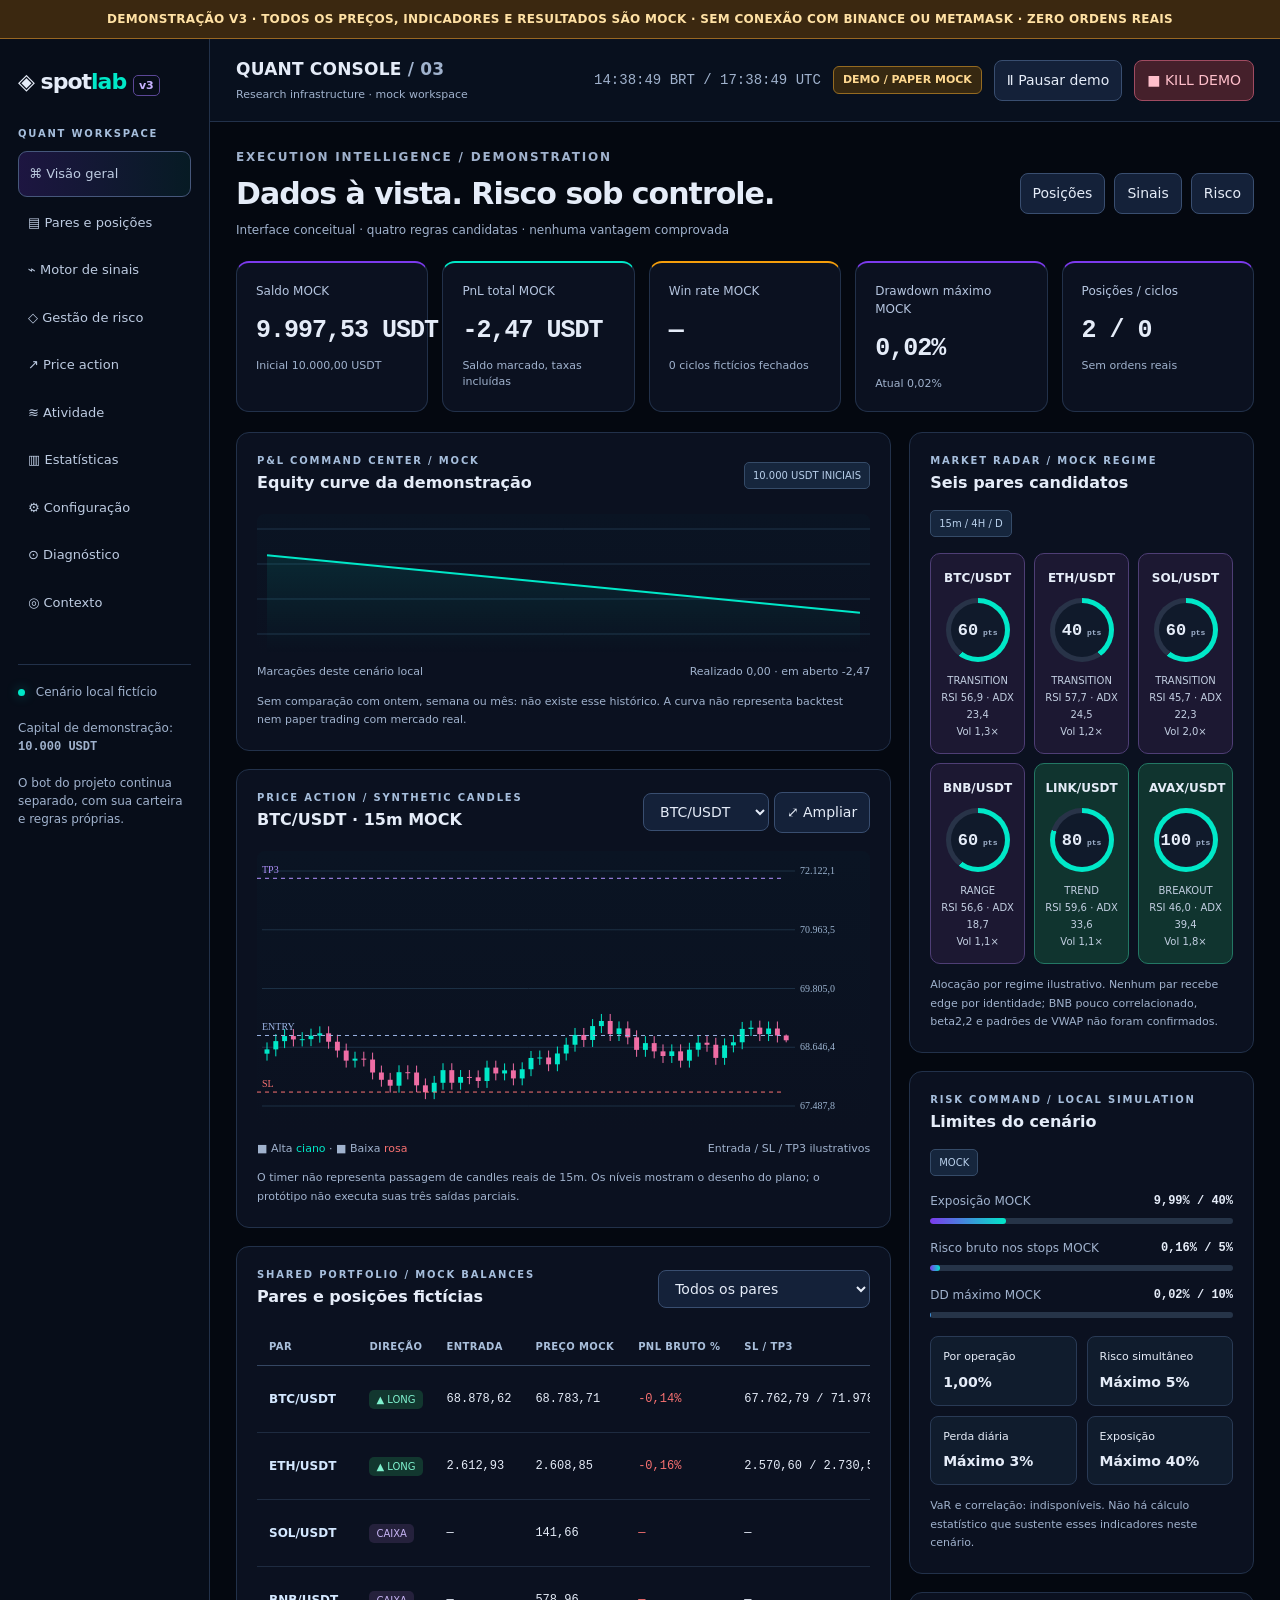
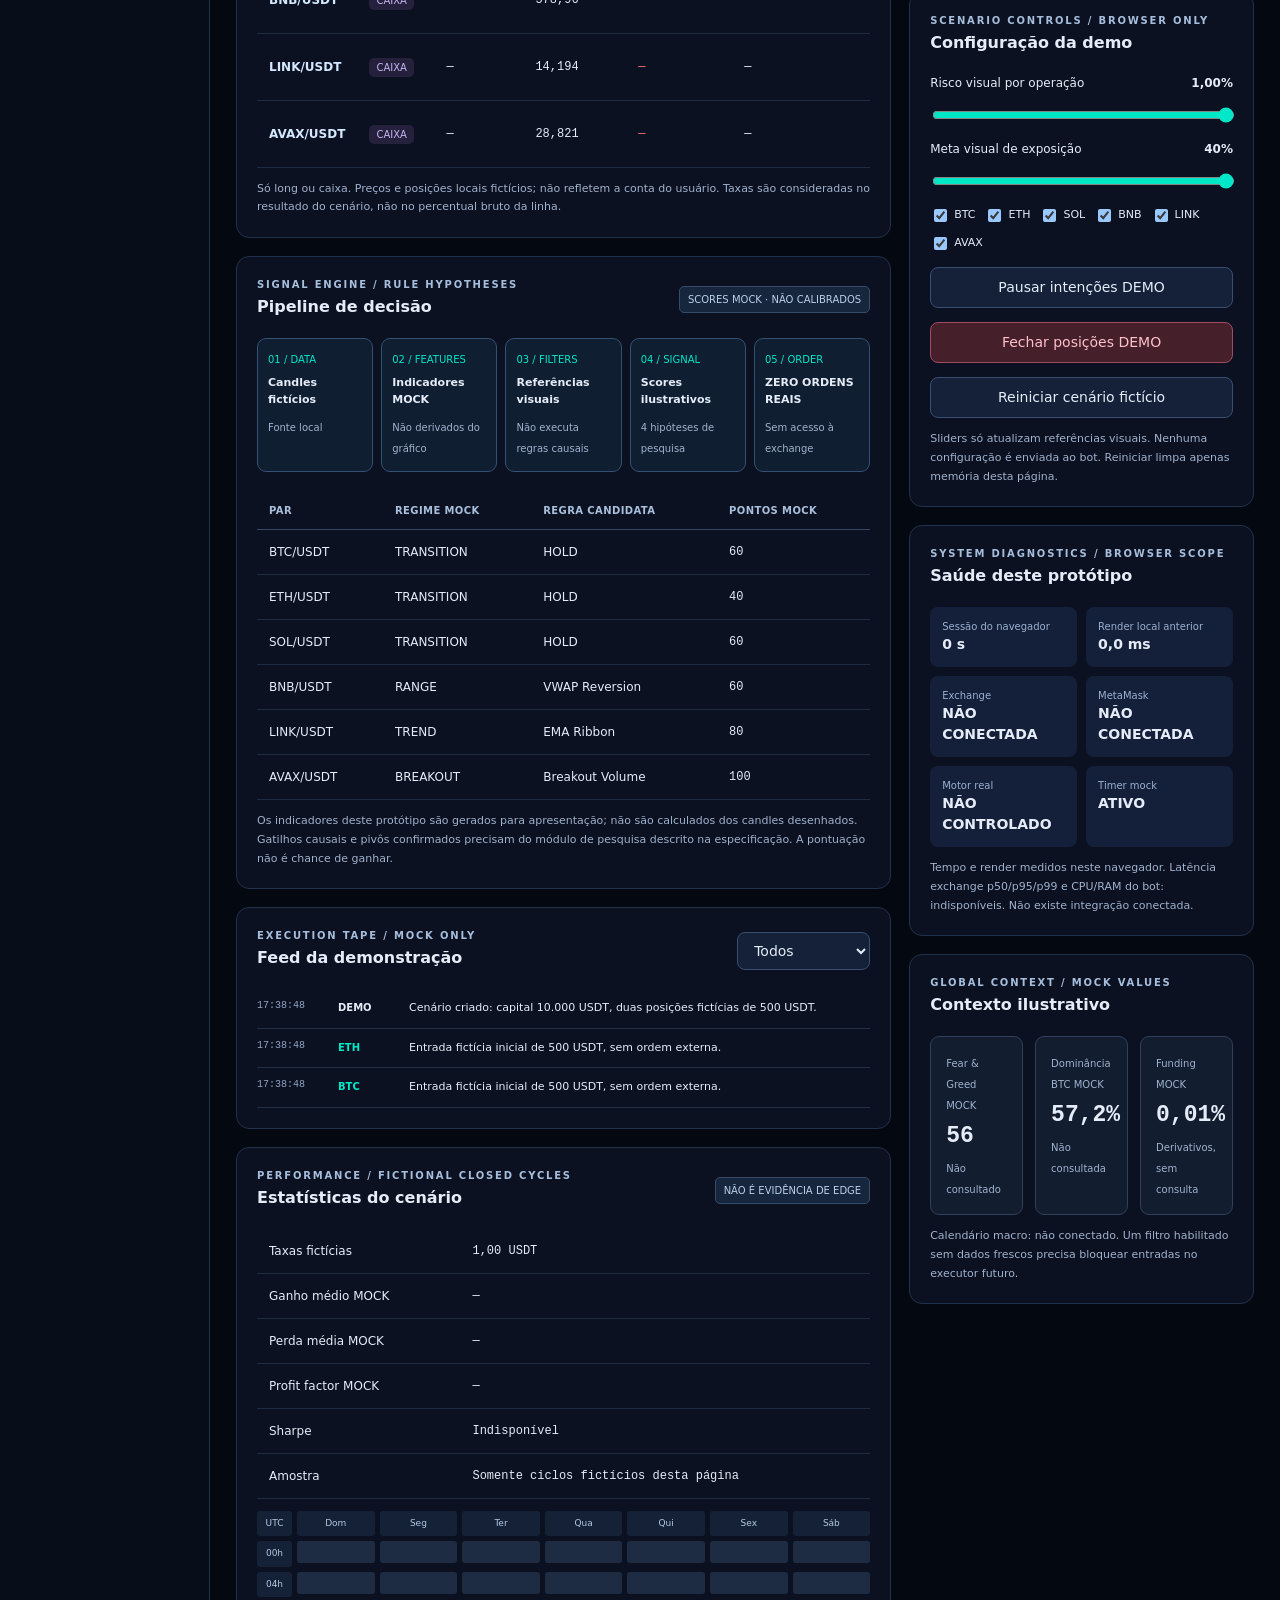
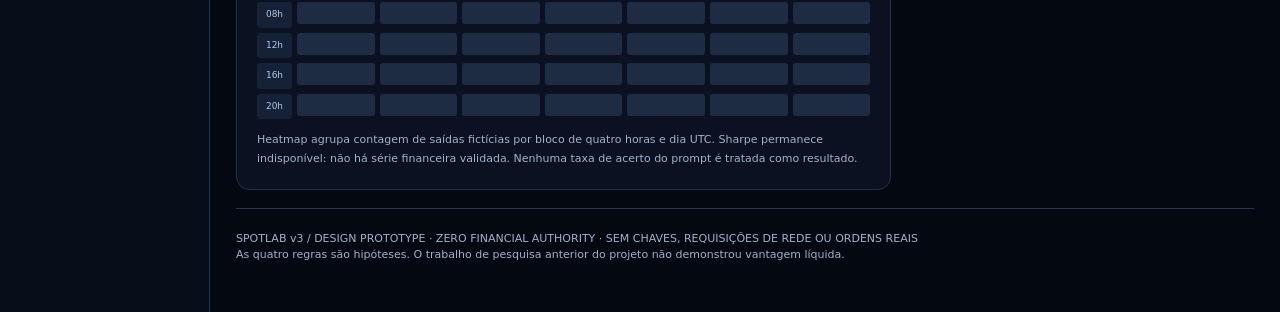
<file: exports/spotlab-v3-demo.html>
<!doctype html>
<html lang="pt-BR"><head><meta charset="utf-8"><meta name="viewport" content="width=device-width,initial-scale=1"><meta name="color-scheme" content="dark"><title>SpotLab / Quant Console v3 — DEMO</title>
<style>
:root{--bg:#040810;--card:#0b1120;--line:#22314a;--muted:#a0b2cd;--text:#e5ecf8;--cyan:#00e8c8;--purple:#7c3aed;--amber:#f59e0b;--green:#10b981;--red:#f87171}*{box-sizing:border-box}body{margin:0;background:var(--bg);color:var(--text);font:14px Inter,"Segoe UI",system-ui,sans-serif;line-height:1.5}button,input,select{font:inherit}button,select,input{color:var(--text);background:#142139;border:1px solid #394e70;border-radius:8px;padding:9px 12px}button{cursor:pointer;min-height:40px}button:hover{border-color:var(--cyan);background:#1a3043}button:focus-visible,select:focus-visible,input:focus-visible,summary:focus-visible{outline:2px solid var(--cyan);outline-offset:3px}button:disabled{opacity:.5;cursor:not-allowed}.warning{background:#3b2810;color:#ffe1a4;border-bottom:1px solid #986723;padding:10px 24px;font-size:12px;text-align:center;font-weight:650;letter-spacing:.3px}.shell{display:grid;grid-template-columns:210px minmax(0,1fr);min-height:100vh}.sidebar{border-right:1px solid var(--line);padding:26px 18px;background:#070d19}.brand{font-size:22px;font-weight:750;letter-spacing:-1px;margin-bottom:28px}.brand em{font-style:normal;color:var(--cyan)}.brand span{font-size:11px;border:1px solid #5b4796;border-radius:5px;padding:3px 5px;letter-spacing:0;color:#c8b4ff}.nav-label,.eyebrow{text-transform:uppercase;font-size:10px;font-weight:650;letter-spacing:1.8px;color:#a6bedc}.sidebar a{display:block;color:#bdcbe1;padding:12px 10px;border-radius:9px;text-decoration:none;margin:4px 0;font-size:13px}.sidebar a:hover{background:#16253c;color:var(--cyan)}.sidebar a:first-of-type{background:linear-gradient(90deg,#7c3aed30,#00e8c810);border:1px solid #46577b}.side-note{margin-top:40px;border-top:1px solid var(--line);padding-top:18px;font-size:12px;color:var(--muted)}main{min-width:0}header{display:flex;gap:14px;align-items:center;justify-content:space-between;flex-wrap:wrap;padding:18px 26px;background:#08101e;border-bottom:1px solid var(--line)}header h1{margin:0;font-size:17px;font-weight:650;letter-spacing:.2px}header small{display:block;font-size:11px;color:var(--muted);margin-top:4px}.header-right{display:flex;gap:12px;align-items:center;flex-wrap:wrap}.mono,strong.metric,td.num{font-family:"JetBrains Mono","Fira Code",Consolas,monospace;font-variant-numeric:tabular-nums}.badge{font-size:11px;font-weight:650;padding:5px 9px;border:1px solid #956b21;color:#ffd991;background:#362811;border-radius:6px}.live-dot{display:inline-block;width:7px;height:7px;border-radius:50%;background:var(--cyan);margin-right:7px;box-shadow:0 0 12px #00e8c866}.danger{background:#45202b;border-color:#a04b61;color:#ffbfcb}.good{color:var(--cyan)}.bad{color:var(--red)}.muted{color:var(--muted)}.content{padding:26px;max-width:1900px;margin:auto}.title-row{display:flex;align-items:center;justify-content:space-between;gap:15px;flex-wrap:wrap;margin:0 0 22px}.title-row h2{margin:5px 0;font-size:30px;letter-spacing:-1px}.title-row p{color:var(--muted);margin:0;font-size:12px}.toolbar{display:flex;gap:9px;flex-wrap:wrap}.metrics{display:grid;grid-template-columns:repeat(5,minmax(0,1fr));gap:14px;margin-bottom:20px}.card,.panel{border:1px solid var(--line);background:var(--card);border-radius:13px;min-width:0}.card{padding:19px;border-top:2px solid var(--purple)}.card:nth-child(2){border-top-color:var(--cyan)}.card:nth-child(3){border-top-color:var(--amber)}.card p{font-size:12px;color:#b5c5df;margin:0 0 12px}.metric{display:block;font-size:25px;font-weight:650;letter-spacing:-1px;white-space:nowrap}.card small{display:block;color:var(--muted);font-size:11px;margin-top:8px}.grid{display:grid;grid-template-columns:minmax(0,1.9fr) minmax(300px,1fr);gap:18px}.panel{padding:20px;margin-bottom:18px;scroll-margin-top:20px}.panel:hover{border-color:#354c6e}.panel-head{display:flex;justify-content:space-between;align-items:center;gap:12px;flex-wrap:wrap;margin-bottom:16px}.panel-head h2{font-size:16px;font-weight:650;margin:3px 0}.panel-head p{margin:0}.tag{font-size:10px;border:1px solid #354b68;background:#16263d;border-radius:5px;padding:5px 8px;color:#b8cfea}.chart{display:block;width:100%;height:280px;background:linear-gradient(180deg,#0a1423,#0b1120);border-radius:8px}.equity{height:140px}.chart-foot{display:flex;justify-content:space-between;gap:10px;color:var(--muted);font-size:11px;margin-top:10px}.table-wrap{max-width:100%;overflow-x:auto}table{width:100%;border-collapse:collapse;white-space:nowrap}th{text-align:left;font-weight:600;font-size:10px;letter-spacing:.4px;text-transform:uppercase;color:#a9bfdb;padding:11px 12px;border-bottom:1px solid #354763}td{font-size:12px;padding:13px 12px;border-bottom:1px solid #1e2b40}tbody tr:hover{background:#132238}.pair{font-weight:650;color:#d4e8ff}.spark{display:block;width:85px;height:28px}.pill{font-size:10px;border-radius:5px;padding:4px 7px;background:#12372f;color:#7ff2cf}.pill.neutral{background:#25213c;color:#c7b4f4}.pipeline{display:grid;grid-template-columns:repeat(5,minmax(0,1fr));gap:8px;margin-bottom:20px}.stage{padding:13px 10px;border:1px solid #345073;border-radius:9px;background:#101e31}.stage span{display:block;color:var(--cyan);font-size:10px}.stage b{display:block;font-size:11px;line-height:1.5;margin:8px 0}.stage small{font-size:10px;color:var(--muted)}.radar{display:grid;grid-template-columns:repeat(3,minmax(0,1fr));gap:9px}.tile{padding:13px 10px;border-radius:10px;background:#1c1832;border:1px solid #4e3e75;text-align:center}.tile.trend{background:#10342f;border-color:#237764}.tile b{font-size:12px}.tile small{display:block;color:#c2cee1;font-size:10px;line-height:1.7}.gauge{width:64px;height:64px;margin:10px auto;border-radius:50%;background:conic-gradient(var(--cyan) var(--angle),#283348 0);display:grid;place-items:center;position:relative}.gauge:before{content:'';position:absolute;inset:5px;border-radius:50%;background:#101a2b}.gauge strong{position:relative;font:600 17px Consolas,monospace}.gauge strong:after{content:' pts';font-size:8px;color:var(--muted)}.bar{height:6px;background:#263448;border-radius:10px;overflow:hidden;margin:8px 0 15px}.bar i{display:block;height:100%;width:var(--pct);background:linear-gradient(90deg,var(--purple),var(--cyan));border-radius:10px;transition:width .3s}.risk-line{display:flex;justify-content:space-between;gap:15px;font-size:12px}.risk-line span{color:var(--muted)}.risk-list{display:grid;grid-template-columns:1fr 1fr;gap:10px;margin-top:18px}.risk-list div{border:1px solid #293a55;background:#101c2d;padding:12px;border-radius:8px;font-size:11px}.risk-list b{display:block;font-size:14px;margin-top:6px}.log{max-height:320px;overflow:auto}.event{display:grid;grid-template-columns:72px 62px minmax(0,1fr);gap:9px;border-bottom:1px solid #203048;padding:11px 0;font-size:11px}.event time{color:#8fa5c5;font:10px Consolas,monospace}.event b{font-size:10px}.event span{overflow-wrap:anywhere}.event.buy b{color:var(--cyan)}.event.sell b{color:var(--red)}.event.warn b{color:#ffd087}.note{font-size:11px;color:var(--muted);line-height:1.7;margin:12px 0 0}.heatmap{display:grid;grid-template-columns:35px repeat(7,minmax(0,1fr));gap:5px;font-size:9px;text-align:center;margin-top:12px}.heatmap span{padding:6px 2px;border-radius:3px;background:#142136;color:#b6c9e5}.heatmap .cell{height:22px;background:#1d2c42}.settings{display:grid;gap:14px}.settings label{font-size:12px;display:grid;grid-template-columns:1fr auto;gap:12px;align-items:center}.settings input[type=range]{grid-column:1/-1;padding:0;accent-color:var(--cyan);width:100%}.checks{display:flex;flex-wrap:wrap;gap:9px}.checks label{display:flex;gap:4px;font-size:11px}.health{display:grid;grid-template-columns:1fr 1fr;gap:9px}.health div{background:#142039;padding:12px;border-radius:8px}.health small{color:#9bb0d0;font-size:10px;display:block}.health b{font-size:14px}.context{display:grid;grid-template-columns:repeat(3,minmax(0,1fr));gap:12px}.context>div{border:1px solid #30405a;padding:15px;border-radius:9px;background:#121d30}.context strong{display:block;font:600 23px Consolas,monospace;margin:8px 0}.context small{color:var(--muted);font-size:10px}.full{grid-column:1/-1}dialog{max-width:min(600px,94vw);background:#111c2e;border:1px solid #677695;color:#e5ecf8;border-radius:14px;padding:26px}dialog::backdrop{background:#02050de6}dialog h2{margin-top:0}dialog p{font-size:13px;color:#c4d3e8}.dialog-actions{display:flex;gap:12px;justify-content:flex-end;margin-top:22px}.focus{position:fixed;inset:2vh 2vw;z-index:50;overflow:auto;margin:0;box-shadow:0 0 0 100vmax #000d}.focus .chart{height:60vh}footer{font-size:11px;color:#9eb1ce;padding:22px 0;border-top:1px solid #263850}.mobile-brand{display:none}@media(min-width:1550px){.content{padding:32px}.grid{grid-template-columns:minmax(0,2.2fr) minmax(330px,1fr)}}@media(max-width:1200px){.metrics{grid-template-columns:repeat(3,minmax(0,1fr))}.shell{grid-template-columns:175px minmax(0,1fr)}.content{padding:20px}.sidebar{padding:22px 12px}.grid{grid-template-columns:minmax(0,1.5fr) minmax(280px,1fr)}}@media(max-width:900px){.shell{display:block}.sidebar{display:none}.grid{grid-template-columns:1fr}.metrics{grid-template-columns:repeat(2,minmax(0,1fr))}.header-right time{display:none}.context{grid-template-columns:1fr 1fr}.pipeline{grid-template-columns:repeat(3,minmax(0,1fr))}.full{grid-column:auto}.panel{padding:17px}.content{padding:16px}.title-row h2{font-size:25px}.metric{font-size:23px}}@media(max-width:480px){header{padding:15px}.warning{padding:10px 14px}.metrics{gap:9px}.card{padding:14px}.metric{font-size:20px}.radar{grid-template-columns:repeat(2,minmax(0,1fr))}.pipeline{grid-template-columns:repeat(2,minmax(0,1fr))}.context{grid-template-columns:1fr}.toolbar{width:100%}.toolbar button{flex:1}.header-right{gap:8px}.event{grid-template-columns:60px 50px minmax(0,1fr)}}@media(prefers-reduced-motion:reduce){*{transition:none!important;animation:none!important;scroll-behavior:auto!important}}
</style></head><body>
<div class="warning">DEMONSTRAÇÃO V3 · TODOS OS PREÇOS, INDICADORES E RESULTADOS SÃO MOCK · SEM CONEXÃO COM BINANCE OU METAMASK · ZERO ORDENS REAIS</div>
<div class="shell"><aside class="sidebar"><div class="brand">◈ spot<em>lab</em> <span>v3</span></div><p class="nav-label">Quant workspace</p><a href="#overview">⌘ Visão geral</a><a href="#positions">▤ Pares e posições</a><a href="#signals">⌁ Motor de sinais</a><a href="#risk">◇ Gestão de risco</a><a href="#price">↗ Price action</a><a href="#activity">≋ Atividade</a><a href="#stats">▥ Estatísticas</a><a href="#settings">⚙ Configuração</a><a href="#health">⊙ Diagnóstico</a><a href="#context">◎ Contexto</a><div class="side-note"><span class="live-dot"></span> Cenário local fictício<br><br>Capital de demonstração:<br><b class="mono">10.000 USDT</b><br><br>O bot do projeto continua separado, com sua carteira e regras próprias.</div></aside>
<main><header id="overview"><div><h1>QUANT CONSOLE <span class="muted">/ 03</span></h1><small>Research infrastructure · mock workspace</small></div><div class="header-right"><time id="clock" class="mono muted"></time><span id="mode" class="badge">DEMO / PAPER MOCK</span><button id="pause">Ⅱ Pausar demo</button><button id="kill" class="danger">■ KILL DEMO</button></div></header>
<div class="content"><div class="title-row"><div><p class="eyebrow">Execution intelligence / demonstration</p><h2>Dados à vista. Risco sob controle.</h2><p>Interface conceitual · quatro regras candidatas · nenhuma vantagem comprovada</p></div><div class="toolbar"><button data-scroll="positions">Posições</button><button data-scroll="signals">Sinais</button><button data-scroll="risk">Risco</button></div></div>
<!-- 02 [CONECTAR: API interna reconciliada de patrimônio; nunca calcular saldo real a partir de preços mock] -->
<div id="metrics" class="metrics"></div><div class="grid"><div>
<article class="panel"><div class="panel-head"><div><p class="eyebrow">P&L command center / mock</p><h2>Equity curve da demonstração</h2></div><span class="tag">10.000 USDT INICIAIS</span></div><canvas id="equity" class="chart equity" aria-label="Evolução do patrimônio fictício"></canvas><div class="chart-foot"><span>Marcações deste cenário local</span><span id="pnl-split"></span></div><p class="note">Sem comparação com ontem, semana ou mês: não existe esse histórico. A curva não representa backtest nem paper trading com mercado real.</p></article>
<!-- 07 [CONECTAR: WebSocket Binance, candles fechados e cotações com timestamp causal] -->
<article id="price" class="panel"><div class="panel-head"><div><p class="eyebrow">Price action / synthetic candles</p><h2 id="chart-title">BTC/USDT · 15m MOCK</h2></div><div><select id="symbol" aria-label="Par do gráfico"><option>BTC/USDT</option><option>ETH/USDT</option><option>SOL/USDT</option><option>BNB/USDT</option><option>LINK/USDT</option><option>AVAX/USDT</option></select> <button id="focus" aria-pressed="false">⤢ Ampliar</button></div></div><canvas id="candles" class="chart" aria-label="Candles de demonstração, sem preços reais"></canvas><div class="chart-foot"><span>■ Alta <span class="good">ciano</span> · ■ Baixa <span class="bad">rosa</span></span><span>Entrada / SL / TP3 ilustrativos</span></div><p class="note">O timer não representa passagem de candles reais de 15m. Os níveis mostram o desenho do plano; o protótipo não executa suas três saídas parciais.</p></article>
<!-- 03 [CONECTAR: carteira única, ordens e fills reconciliados; current_price deve vir da exchange] -->
<article id="positions" class="panel"><div class="panel-head"><div><p class="eyebrow">Shared portfolio / mock balances</p><h2>Pares e posições fictícias</h2></div><select id="position-filter" aria-label="Filtro de posições"><option value="all">Todos os pares</option><option value="open">Posições abertas</option><option value="profit">Longs no lucro bruto</option><option value="loss">Longs no prejuízo bruto</option></select></div><div class="table-wrap"><table><thead><tr><th>Par</th><th>Direção</th><th>Entrada</th><th>Preço MOCK</th><th>PnL bruto %</th><th>SL / TP3</th><th>Tempo</th><th>Qty / risco</th><th>Mini preço</th><th>Ação DEMO</th></tr></thead><tbody id="pairs"></tbody></table></div><p class="note">Só long ou caixa. Preços e posições locais fictícios; não refletem a conta do usuário. Taxas são consideradas no resultado do cenário, não no percentual bruto da linha.</p></article>
<!-- 04 [CONECTAR: eventos reais do pipeline; latências por etapa precisam ser medidas] -->
<article id="signals" class="panel"><div class="panel-head"><div><p class="eyebrow">Signal engine / rule hypotheses</p><h2>Pipeline de decisão</h2></div><span class="tag">SCORES MOCK · NÃO CALIBRADOS</span></div><div id="pipeline" class="pipeline"></div><div id="signal-table" class="table-wrap"></div><p class="note">Os indicadores deste protótipo são gerados para apresentação; não são calculados dos candles desenhados. Gatilhos causais e pivôs confirmados precisam do módulo de pesquisa descrito na especificação. A pontuação não é chance de ganhar.</p></article>
<!-- 08 [CONECTAR: eventos persistidos do motor, com IDs, timestamps e motivos efetivos] -->
<article id="activity" class="panel"><div class="panel-head"><div><p class="eyebrow">Execution tape / mock only</p><h2>Feed da demonstração</h2></div><select id="log-filter" aria-label="Filtrar feed"><option value="all">Todos</option><option value="buy">Entradas</option><option value="sell">Saídas</option><option value="warn">Alertas</option><option value="info">Informações</option></select></div><div id="log" class="log" aria-live="off"></div></article>
<!-- 09 [CONECTAR: ciclos completos e série de retornos; impedir métricas em amostra incompleta] -->
<article id="stats" class="panel"><div class="panel-head"><div><p class="eyebrow">Performance / fictional closed cycles</p><h2>Estatísticas do cenário</h2></div><span class="tag">NÃO É EVIDÊNCIA DE EDGE</span></div><div id="statistics" class="table-wrap"></div><div id="heatmap" class="heatmap" aria-label="Contagem de saídas fictícias por hora e dia UTC"></div><p class="note">Heatmap agrupa contagem de saídas fictícias por bloco de quatro horas e dia UTC. Sharpe permanece indisponível: não há série financeira validada. Nenhuma taxa de acerto do prompt é tratada como resultado.</p></article>
</div><div>
<!-- 05 [CONECTAR: regime e checks causais por candle, não porcentagem inventada de confiança] -->
<article class="panel"><div class="panel-head"><div><p class="eyebrow">Market radar / mock regime</p><h2>Seis pares candidatos</h2></div><span class="tag">15m / 4H / D</span></div><div id="radar" class="radar"></div><p class="note">Alocação por regime ilustrativo. Nenhum par recebe edge por identidade; BNB pouco correlacionado, beta2,2 e padrões de VWAP não foram confirmados.</p></article>
<!-- 06 [CONECTAR: risco determinístico e marcação da carteira única antes de cada ordem] -->
<article id="risk" class="panel"><div class="panel-head"><div><p class="eyebrow">Risk command / local simulation</p><h2>Limites do cenário</h2></div><span class="tag">MOCK</span></div><div id="risk-bars"></div><div class="risk-list"><div>Por operação<b id="risk-value">1,00%</b></div><div>Risco simultâneo<b>Máximo 5%</b></div><div>Perda diária<b>Máximo 3%</b></div><div>Exposição<b>Máximo 40%</b></div></div><p class="note">VaR e correlação: indisponíveis. Não há cálculo estatístico que sustente esses indicadores neste cenário.</p></article>
<!-- 10 [CONECTAR: configuração versionada com validação e migração explícita; não alterar executor pelo navegador] -->
<article id="settings" class="panel"><div class="panel-head"><div><p class="eyebrow">Scenario controls / browser only</p><h2>Configuração da demo</h2></div></div><div class="settings"><label>Risco visual por operação <b id="risk-label">1,00%</b><input id="risk-slider" type="range" min="0.1" max="1" step="0.1" value="1" aria-label="Risco do cenário fictício"></label><label>Meta visual de exposição <b id="exposure-label">40%</b><input id="exposure-slider" type="range" min="10" max="40" step="5" value="40" aria-label="Exposição do cenário fictício"></label><div class="checks" id="checks"></div><button id="entries">Pausar intenções DEMO</button><button id="close-all" class="danger">Fechar posições DEMO</button><button id="reset">Reiniciar cenário fictício</button></div><p class="note">Sliders só atualizam referências visuais. Nenhuma configuração é enviada ao bot. Reiniciar limpa apenas memória desta página.</p></article>
<!-- 11 [CONECTAR: métricas do processo, health checks e logs sanitizados do backend] -->
<article id="health" class="panel"><div class="panel-head"><div><p class="eyebrow">System diagnostics / browser scope</p><h2>Saúde deste protótipo</h2></div></div><div id="health-grid" class="health"></div><p class="note">Tempo e render medidos neste navegador. Latência exchange p50/p95/p99 e CPU/RAM do bot: indisponíveis. Não existe integração conectada.</p></article>
<!-- 12 [CONECTAR: fontes públicas datadas; funding é contexto de derivativos, não tarifa Spot] -->
<article id="context" class="panel"><div class="panel-head"><div><p class="eyebrow">Global context / mock values</p><h2>Contexto ilustrativo</h2></div></div><div class="context"><div><small>Fear & Greed MOCK</small><strong id="fear">56</strong><small>Não consultado</small></div><div><small>Dominância BTC MOCK</small><strong>57,2%</strong><small>Não consultada</small></div><div><small>Funding MOCK</small><strong>0,01%</strong><small>Derivativos, sem consulta</small></div></div><p class="note">Calendário macro: não conectado. Um filtro habilitado sem dados frescos precisa bloquear entradas no executor futuro.</p></article>
</div></div><footer>SPOTLAB v3 / DESIGN PROTOTYPE · ZERO FINANCIAL AUTHORITY · SEM CHAVES, REQUISIÇÕES DE REDE OU ORDENS REAIS<br>As quatro regras são hipóteses. O trabalho de pesquisa anterior do projeto não demonstrou vantagem líquida.</footer></div></main></div>
<!-- 01 [CONECTAR: API interna autenticada e política de emergência; os botões abaixo são exclusivamente locais] -->
<dialog id="confirm"><h2>Encerrar o cenário fictício?</h2><p>Esta ação fecha somente as posições de demonstração em memória e pausa o timer. Não alcança o motor, a Binance ou sua carteira.</p><div class="dialog-actions"><button id="cancel">Voltar</button><button id="confirm-kill" class="danger">Encerrar DEMO</button></div></dialog>
<script>
'use strict';
const $=id=>document.getElementById(id),fmt=(n,d=2)=>Number.isFinite(n)?n.toLocaleString('pt-BR',{minimumFractionDigits:d,maximumFractionDigits:d}):'—';
let seed=7123;const random=()=>{seed=(seed*1664525+1013904223)>>>0;return seed/4294967296;};
const symbols=['BTC','ETH','SOL','BNB','LINK','AVAX'],initialPrices=[68000,2600,145,580,14,28];
let state,start=Date.now(),lastRender=0,focus=false;
function log(type,par,text){state.events.unshift({time:Date.now(),type,par,text});state.events=state.events.slice(0,80);}
function create(){seed=7123;start=Date.now();state={cash:10000,initial:10000,peak:10000,maxDD:0,fees:0,realized:0,paused:false,entriesPaused:false,ticks:0,events:[],trades:[],curve:[10000],pairs:symbols.map((symbol,i)=>{let price=initialPrices[i];const bars=[];for(let j=0;j<70;j++){const open=price;price*=1+(random()-.5)*.008;bars.push({open,close:price,high:Math.max(open,price)*1.002,low:Math.min(open,price)*.998});}return {symbol:symbol+'/USDT',price,bars,enabled:true,position:null,rsi:42+random()*20,adx:16+random()*20,volume:1+random(),score:0,regime:'TRANSITION',strategy:'HOLD'};})};for(const p of state.pairs.slice(0,2)){const q=500/p.price;state.cash-=500.5;state.fees+=.5;p.position={entry:p.price,quantity:q,cost:500.5,stop:p.price*.9838,target:p.price*1.045,opened:Date.now()};log('buy',p.symbol,'Entrada fictícia inicial de 500 USDT, sem ordem externa.');}log('info','DEMO','Cenário criado: capital 10.000 USDT, duas posições fictícias de 500 USDT.');}
function equity(){return state.cash+state.pairs.reduce((sum,p)=>sum+(p.position?p.price*p.position.quantity:0),0);}
function closePosition(p,reason){if(!p.position)return;const pos=p.position,gross=p.price*pos.quantity,fee=gross*.001,net=gross-fee-pos.cost;state.cash+=gross-fee;state.fees+=fee;state.realized+=net;state.trades.push({net,time:Date.now(),symbol:p.symbol});p.position=null;log('sell',p.symbol,reason+' · líquido fictício '+fmt(net)+' USDT');}
function tick(){if(state.paused)return;state.ticks++;for(const p of state.pairs){const open=p.price;p.price*=1+(random()-.5)*.004;p.bars.push({open,close:p.price,high:Math.max(open,p.price)*(1+random()*.0015),low:Math.min(open,p.price)*(1-random()*.0015)});p.bars=p.bars.slice(-70);p.rsi=Math.max(20,Math.min(80,p.rsi+(random()-.5)*5));p.adx=15+random()*25;p.volume=.8+random()*1.4;p.regime=p.adx>25?(p.volume>1.5?'BREAKOUT':'TREND'):(p.adx<20?'RANGE':'TRANSITION');p.strategy=p.regime==='BREAKOUT'?'Breakout Volume':p.regime==='TREND'?'EMA Ribbon':p.regime==='RANGE'?(p.rsi<40?'RSI Divergence':'VWAP Reversion'):'HOLD';p.score=20*([p.adx>25,p.rsi>=45&&p.rsi<=65,p.volume>1.3,p.enabled,p.strategy!=='HOLD'].filter(Boolean).length);if(p.position&&(p.price<=p.position.stop||p.price>=p.position.target))closePosition(p,p.price<=p.position.stop?'Stop DEMO':'Alvo ilustrativo DEMO');}const e=equity();state.peak=Math.max(state.peak,e);state.maxDD=Math.max(state.maxDD,1-e/state.peak);state.curve.push(e);state.curve=state.curve.slice(-120);if(state.ticks%3===0){const p=state.pairs[state.ticks%6];log('info',p.symbol,state.entriesPaused?'Intenções pausadas na demonstração':'Score MOCK '+p.score+' · sem ordem: protótipo visual');}render();}
function canvas(id,height){const c=$(id),dpr=Math.min(devicePixelRatio||1,2),w=Math.max(240,c.clientWidth);c.width=w*dpr;c.height=height*dpr;const x=c.getContext('2d');x.scale(dpr,dpr);x.clearRect(0,0,w,height);return {x,w,h:height};}
function lineChart(){const {x,w,h}=canvas('equity',140),values=state.curve,min=Math.min(...values)-1,max=Math.max(...values)+1;const y=v=>h-18-(v-min)/(max-min)*(h-36);x.strokeStyle='#1e344a';for(let i=0;i<4;i++){x.beginPath();x.moveTo(0,15+i*35);x.lineTo(w,15+i*35);x.stroke();}x.beginPath();values.forEach((v,i)=>{const a=10+i/(values.length-1||1)*(w-20);i?x.lineTo(a,y(v)):x.moveTo(a,y(v));});x.strokeStyle='#00e8c8';x.lineWidth=2;x.stroke();x.lineTo(w-10,h);x.lineTo(10,h);x.closePath();const g=x.createLinearGradient(0,0,0,h);g.addColorStop(0,'#00e8c825');g.addColorStop(1,'#00e8c800');x.fillStyle=g;x.fill();}
function candleChart(){const p=state.pairs.find(p=>p.symbol===$('symbol').value),{x,w,h}=canvas('candles',focus?Math.max(280,innerHeight*.6):280),bars=p.bars.slice(-60),levels=p.position?[p.position.stop,p.position.target,p.position.entry]:[],min=Math.min(...bars.map(b=>b.low),...levels)*.998,max=Math.max(...bars.map(b=>b.high),...levels)*1.002;const y=v=>h-25-(v-min)/(max-min)*(h-45),usable=w-85,step=usable/bars.length;x.font='10px Consolas';for(let i=0;i<5;i++){const val=min+(max-min)*i/4,py=y(val);x.strokeStyle='#1c3045';x.beginPath();x.moveTo(5,py);x.lineTo(usable+10,py);x.stroke();x.fillStyle='#9bb3cf';x.fillText(fmt(val,val<100?3:1),usable+15,py+3);}bars.forEach((b,i)=>{const px=10+i*step,color=b.close>=b.open?'#00e8c8':'#ef6da4';x.strokeStyle=x.fillStyle=color;x.beginPath();x.moveTo(px,y(b.high));x.lineTo(px,y(b.low));x.stroke();x.fillRect(px-Math.max(1,step*.28),Math.min(y(b.open),y(b.close)),Math.max(2,step*.56),Math.max(1,Math.abs(y(b.open)-y(b.close))));});if(p.position){[['ENTRY',p.position.entry,'#9bb4e4'],['SL',p.position.stop,'#f87171'],['TP3',p.position.target,'#b292ff']].forEach(([name,v,color])=>{x.setLineDash([4,4]);x.strokeStyle=color;x.beginPath();x.moveTo(0,y(v));x.lineTo(usable,y(v));x.stroke();x.setLineDash([]);x.fillStyle=color;x.fillText(name,5,y(v)-5);});}$('chart-title').textContent=p.symbol+' · 15m MOCK';}
function spark(p){const points=p.bars.slice(-25).map(b=>b.close),min=Math.min(...points),max=Math.max(...points),xy=points.map((v,i)=>(i*82/24).toFixed(1)+','+(26-(v-min)/(max-min||1)*22).toFixed(1)).join(' ');return '<svg class="spark" viewBox="0 0 85 30" aria-label="Mini preço fictício"><polyline points="'+xy+'" fill="none" stroke="#00e8c8" stroke-width="1.5"/></svg>';}
function render(){const before=performance.now(),e=equity(),positions=state.pairs.filter(p=>p.position),pnl=e-state.initial,dd=1-e/state.peak,exposure=positions.reduce((s,p)=>s+p.position.quantity*p.price,0),wins=state.trades.filter(t=>t.net>0),losses=state.trades.filter(t=>t.net<0),winRate=state.trades.length?wins.length/state.trades.length*100:NaN;
const cards=[['Saldo MOCK',fmt(e)+' USDT','Inicial '+fmt(state.initial)+' USDT'],['PnL total MOCK',fmt(pnl)+' USDT','Saldo marcado, taxas incluídas'],['Win rate MOCK',Number.isFinite(winRate)?fmt(winRate,1)+'%':'—',state.trades.length+' ciclos fictícios fechados'],['Drawdown máximo MOCK',fmt(state.maxDD*100)+'%','Atual '+fmt(dd*100)+'%'],['Posições / ciclos',positions.length+' / '+state.trades.length,'Sem ordens reais']];$('metrics').innerHTML=cards.map(([label,value,note])=>'<div class="card"><p>'+label+'</p><strong class="metric">'+value+'</strong><small>'+note+'</small></div>').join('');$('pnl-split').textContent='Realizado '+fmt(state.realized)+' · em aberto '+fmt(pnl-state.realized);
const filter=$('position-filter').value;$('pairs').innerHTML=state.pairs.filter(p=>filter==='all'||p.position&&(filter==='open'||filter==='profit'&&p.price>p.position.entry||filter==='loss'&&p.price<p.position.entry)).map(p=>{const pos=p.position,change=pos?(p.price/pos.entry-1)*100:NaN;return '<tr><td class="pair">'+p.symbol+'</td><td><span class="pill '+(!pos?'neutral':'')+'">'+(pos?'▲ LONG':'CAIXA')+'</span></td><td class="num">'+fmt(pos?.entry)+'</td><td class="num">'+fmt(p.price,p.price<100?3:2)+'</td><td class="num '+(change>=0?'good':'bad')+'">'+(pos?fmt(change)+'%':'—')+'</td><td class="num">'+(pos?fmt(pos.stop)+' / '+fmt(pos.target):'—')+'</td><td class="num">'+(pos?Math.floor((Date.now()-pos.opened)/60000)+' min':'—')+'</td><td class="num">'+(pos?fmt(pos.quantity,5)+' / '+fmt(pos.quantity*(pos.entry-pos.stop))+' USDT':'—')+'</td><td>'+spark(p)+'</td><td><button data-close="'+p.symbol+'" '+(!pos?'disabled':'')+'>Fechar demo</button></td></tr>';}).join('');
$('pipeline').innerHTML=[['01 / DATA','Candles fictícios','Fonte local'],['02 / FEATURES','Indicadores MOCK','Não derivados do gráfico'],['03 / FILTERS',state.entriesPaused?'Intenções pausadas':'Referências visuais','Não executa regras causais'],['04 / SIGNAL','Scores ilustrativos','4 hipóteses de pesquisa'],['05 / ORDER','ZERO ORDENS REAIS','Sem acesso à exchange']].map(([n,title,note])=>'<div class="stage"><span>'+n+'</span><b>'+title+'</b><small>'+note+'</small></div>').join('');
$('signal-table').innerHTML='<table><thead><tr><th>Par</th><th>Regime MOCK</th><th>Regra candidata</th><th>Pontos MOCK</th></tr></thead><tbody>'+state.pairs.map(p=>'<tr><td>'+p.symbol+'</td><td>'+p.regime+'</td><td>'+p.strategy+'</td><td class="num">'+p.score+'</td></tr>').join('')+'</tbody></table>';
$('radar').innerHTML=state.pairs.map(p=>'<div class="tile '+(p.regime==='TREND'||p.regime==='BREAKOUT'?'trend':'')+'"><b>'+p.symbol+'</b><div class="gauge" style="--angle:'+p.score*3.6+'deg"><strong>'+p.score+'</strong></div><small>'+p.regime+'<br>RSI '+fmt(p.rsi,1)+' · ADX '+fmt(p.adx,1)+'<br>Vol '+fmt(p.volume,1)+'×</small></div>').join('');
const maxExposure=Number($('exposure-slider').value),riskBudget=positions.reduce((s,p)=>s+p.position.quantity*(p.position.entry-p.position.stop),0);$('risk-bars').innerHTML=[['Exposição MOCK',exposure/e*100,maxExposure],['Risco bruto nos stops MOCK',riskBudget/e*100,5],['DD máximo MOCK',state.maxDD*100,10]].map(([label,value,limit])=>'<div class="risk-line"><span>'+label+'</span><b class="mono">'+fmt(value)+'% / '+limit+'%</b></div><div class="bar"><i style="--pct:'+Math.min(100,value/limit*100)+'%"></i></div>').join('');
const kind=$('log-filter').value;$('log').innerHTML=state.events.filter(r=>kind==='all'||r.type===kind).slice(0,35).map(r=>'<div class="event '+r.type+'"><time>'+new Date(r.time).toLocaleTimeString('pt-BR')+'</time><b>'+r.par.split('/')[0]+'</b><span>'+r.text+'</span></div>').join('');
const gains=wins.reduce((s,t)=>s+t.net,0),loss=-losses.reduce((s,t)=>s+t.net,0);$('statistics').innerHTML='<table><tbody>'+[['Taxas fictícias',fmt(state.fees)+' USDT'],['Ganho médio MOCK',wins.length?fmt(gains/wins.length)+' USDT':'—'],['Perda média MOCK',losses.length?fmt(-loss/losses.length)+' USDT':'—'],['Profit factor MOCK',loss?fmt(gains/loss):'—'],['Sharpe','Indisponível'],['Amostra','Somente ciclos fictícios desta página']].map(r=>'<tr><td>'+r[0]+'</td><td class="num">'+r[1]+'</td></tr>').join('')+'</tbody></table>';
let heat='<span>UTC</span>'+['Dom','Seg','Ter','Qua','Qui','Sex','Sáb'].map(d=>'<span>'+d+'</span>').join('');for(let bucket=0;bucket<6;bucket++){heat+='<span>'+String(bucket*4).padStart(2,'0')+'h</span>';for(let day=0;day<7;day++){const n=state.trades.filter(t=>{const d=new Date(t.time);return d.getUTCDay()===day&&Math.floor(d.getUTCHours()/4)===bucket;}).length;heat+='<span class="cell" title="'+n+' saídas fictícias" style="background:'+(n?'#246c63':'#1d2c42')+'">'+(n||'')+'</span>';}}$('heatmap').innerHTML=heat;
$('health-grid').innerHTML=[['Sessão do navegador',Math.floor((Date.now()-start)/1000)+' s'],['Render local anterior',fmt(lastRender,1)+' ms'],['Exchange','NÃO CONECTADA'],['MetaMask','NÃO CONECTADA'],['Motor real','NÃO CONTROLADO'],['Timer mock',state.paused?'PAUSADO':'ATIVO']].map(([label,value])=>'<div><small>'+label+'</small><b>'+value+'</b></div>').join('');lineChart();candleChart();lastRender=performance.now()-before;
}
function reset(){create();tick();$('pause').textContent='Ⅱ Pausar demo';$('entries').textContent='Pausar intenções DEMO';for(const input of document.querySelectorAll('[data-pair]'))input.checked=true;}
$('pairs').addEventListener('click',e=>{const b=e.target.closest('[data-close]');if(b){closePosition(state.pairs.find(p=>p.symbol===b.dataset.close),'Fechamento manual DEMO');render();}});
$('pause').onclick=()=>{state.paused=!state.paused;$('pause').textContent=state.paused?'▶ Retomar demo':'Ⅱ Pausar demo';log('warn','DEMO',state.paused?'Timer fictício pausado':'Timer fictício retomado');render();};
$('entries').onclick=()=>{state.entriesPaused=!state.entriesPaused;$('entries').textContent=state.entriesPaused?'Retomar intenções DEMO':'Pausar intenções DEMO';log('warn','DEMO','Configuração local de intenções alterada');render();};
$('kill').onclick=()=>$('confirm').showModal();$('cancel').onclick=()=>$('confirm').close();$('confirm-kill').onclick=()=>{for(const p of state.pairs)closePosition(p,'KILL DEMO');state.paused=true;$('pause').textContent='▶ Retomar demo';log('warn','DEMO','Cenário encerrado. Nenhuma ação externa ocorreu.');$('confirm').close();render();};
$('close-all').onclick=()=>{for(const p of state.pairs)closePosition(p,'Fechar tudo DEMO');render();};$('reset').onclick=reset;
$('symbol').onchange=candleChart;$('position-filter').onchange=render;$('log-filter').onchange=render;
$('risk-slider').oninput=()=>{$('risk-label').textContent=fmt(Number($('risk-slider').value))+'%';$('risk-value').textContent=$('risk-label').textContent;};$('exposure-slider').oninput=()=>{$('exposure-label').textContent=$('exposure-slider').value+'%';render();};
$('checks').innerHTML=symbols.map(s=>'<label><input type="checkbox" checked data-pair="'+s+'">'+s+'</label>').join('');$('checks').onchange=e=>{const p=state.pairs.find(p=>p.symbol===e.target.dataset.pair+'/USDT');if(p){p.enabled=e.target.checked;log('info',p.symbol,'Visibilidade de intenção alterada na demo');render();}};
$('focus').onclick=()=>{focus=!focus;$('price').classList.toggle('focus',focus);$('focus').textContent=focus?'✕ Voltar':'⤢ Ampliar';$('focus').setAttribute('aria-pressed',String(focus));candleChart();};document.addEventListener('keydown',e=>{if(e.key==='Escape'&&focus)$('focus').click();});
for(const b of document.querySelectorAll('[data-scroll]'))b.onclick=()=>$(b.dataset.scroll).scrollIntoView({behavior:matchMedia('(prefers-reduced-motion: reduce)').matches?'auto':'smooth'});
addEventListener('resize',()=>{lineChart();candleChart();});
setInterval(()=>{const d=new Date();$('clock').textContent=d.toLocaleTimeString('pt-BR',{timeZone:'America/Sao_Paulo'})+' BRT / '+d.toLocaleTimeString('pt-BR',{timeZone:'UTC'})+' UTC';},1000);
reset();setInterval(tick,2500);
</script></body></html>
</file>
